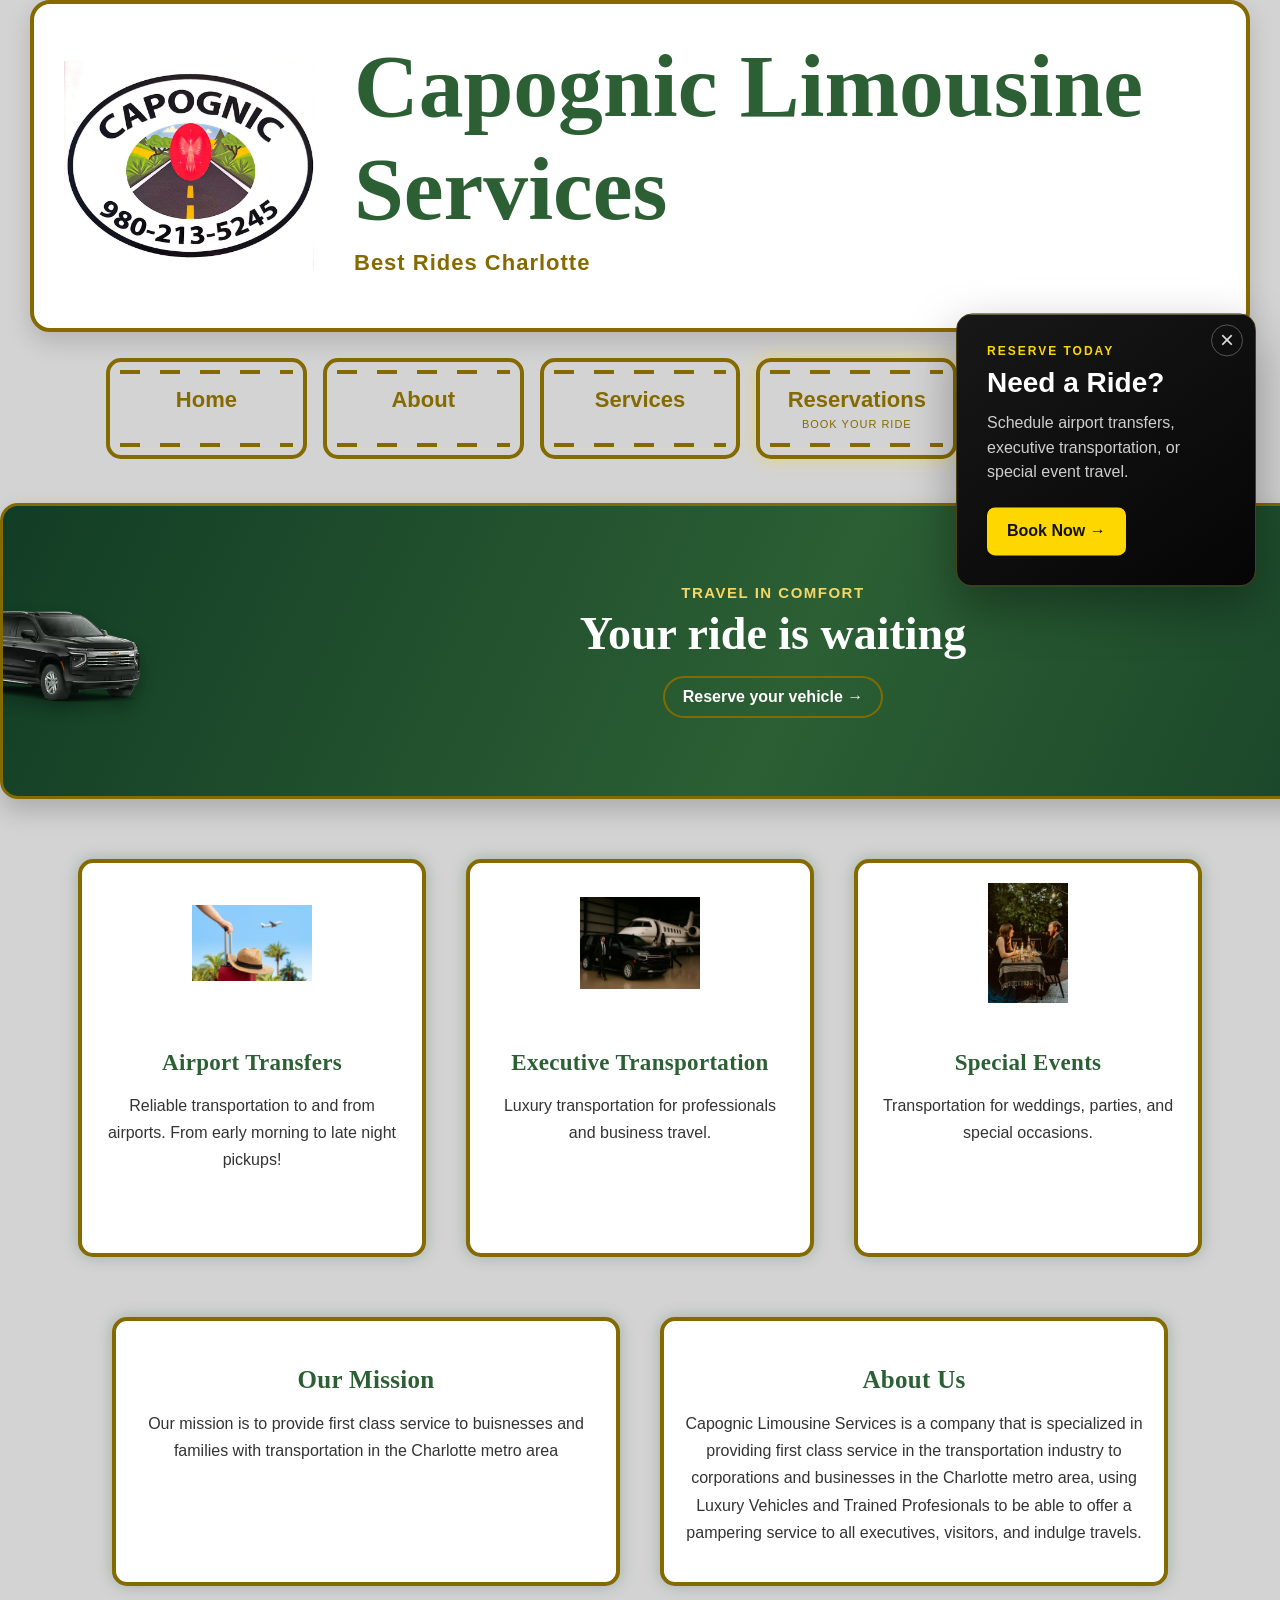
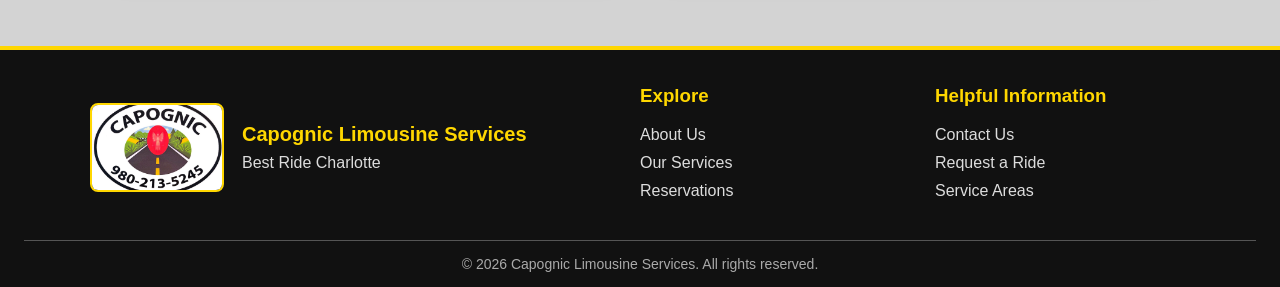
<file: index.html>
<!DOCTYPE html>
<html>

<head>
    <meta charset="UTF-8">
    <meta name="viewport" content="width=device-width, initial-scale=1.0">
    <title>Capognic Limousine Services</title>
    <link rel="stylesheet" href="Styles.css">
</head>


<body>
<section class="hero-banner">

    <img src="Images/Capognic_Logo.jpg"
         alt="Capognic limousine vehicle"
         class="hero-logo">

    <div class="hero-text">
        <h1>Capognic Limousine Services</h1>
        <p>Best Rides Charlotte</p>
    </div>

</section>

<div class="road-nav">
    <div class="road"></div>
    <nav>
        <a href="index.html">Home</a>
        <a href="about.html">About</a>
        <a href="services.html">Services</a>
        <a class="nav-reservation" href="reservations.html"><span>Reservations</span><small>Book your ride</small></a>
        <a href="contact.html">Contact</a>
    </nav>
</div>

<section class="vehicle-spotlight" aria-labelledby="vehicle-spotlight-title">
    <img class="vehicle-spotlight__vehicle vehicle-spotlight__vehicle--left"
         src="Images/Contact_Vehicle.jpg"
         alt="">
    <div class="vehicle-spotlight__content">
        <p>Travel in comfort</p>
        <h2 id="vehicle-spotlight-title">Your ride is waiting</h2>
        <a href="reservations.html">Reserve your vehicle <span aria-hidden="true">&rarr;</span></a>
    </div>
    <img class="vehicle-spotlight__vehicle vehicle-spotlight__vehicle--right"
         src="Images/Contact_Vehicle.jpg"
         alt="">
</section>



<aside class="reservation-cta">
    <button class="reservation-close" aria-label="Close reservation panel">
        ×
    </button>

    <p class="reservation-kicker">Reserve Today</p>

    <h2>Need a Ride?</h2>

    <p>
        Schedule airport transfers, executive transportation,
        or special event travel.
    </p>

    <a class="reservation-button" href="reservations.html">
        Book Now →
    </a>
</aside>

<section class="services-preview">

    <div class="service-box">
        <img src="Images/Airport_Services1.jpg" alt="Capognic airport transportation service">

        <h3>Airport Transfers</h3>

        <p>
            Reliable transportation to and from airports. From early morning to late night pickups!       </p>
    </div>

    <div class="service-box">
        <img src="Images/Executive_Services.jpg" alt="Executive Service">

        <h3>Executive Transportation</h3>

        <p>
            Luxury transportation for professionals and business travel.
        </p>
    </div>

    <div class="service-box">
        <img src="Images/Events_Service.jpg" alt="Events Service">

        <h3>Special Events</h3>

        <p>
            Transportation for weddings, parties, and special occasions.
        </p>
    </div>

</section>

<section class="company-info" aria-label="About Capognic">
    <div class="service-box info-box">
        <h3>Our Mission</h3>
        <p>
           Our mission is to provide first class service to buisnesses and families with transportation in the Charlotte metro area 
        </p>
    </div>

    <div class="service-box info-box">
        <h3>About Us</h3>
        <p>
            Capognic Limousine Services is a company that is specialized in providing first class service in the transportation industry to corporations and businesses in the Charlotte 
                    metro area, using Luxury Vehicles and Trained Profesionals to be able to offer a pampering service to all executives, visitors, and indulge travels.

        </p>
    </div>
</section>

<footer class="site-footer">
    <div class="footer-content">
        <div class="footer-brand">
            <img src="Images/Capognic_Logo.jpg" alt="Capognic limousine vehicle">
            <div>
                <h2>Capognic Limousine Services</h2>
                <p>Best Ride Charlotte</p>
            </div>
        </div>

        <div class="footer-section">
            <h3>Explore</h3>
            <a href="about.html">About Us</a>
            <a href="services.html">Our Services</a>
            <a href="reservations.html">Reservations</a>
        </div>

        <div class="footer-section">
            <h3>Helpful Information</h3>
            <a href="contact.html">Contact Us</a>
            <a href="reservations.html">Request a Ride</a>
            <a href="services.html">Service Areas</a>
        </div>
    </div>

    <p class="footer-bottom">&copy; 2026 Capognic Limousine Services. All rights reserved.</p>
</footer>

<script src="Script.js"></script>
</body>
</html>
</file>
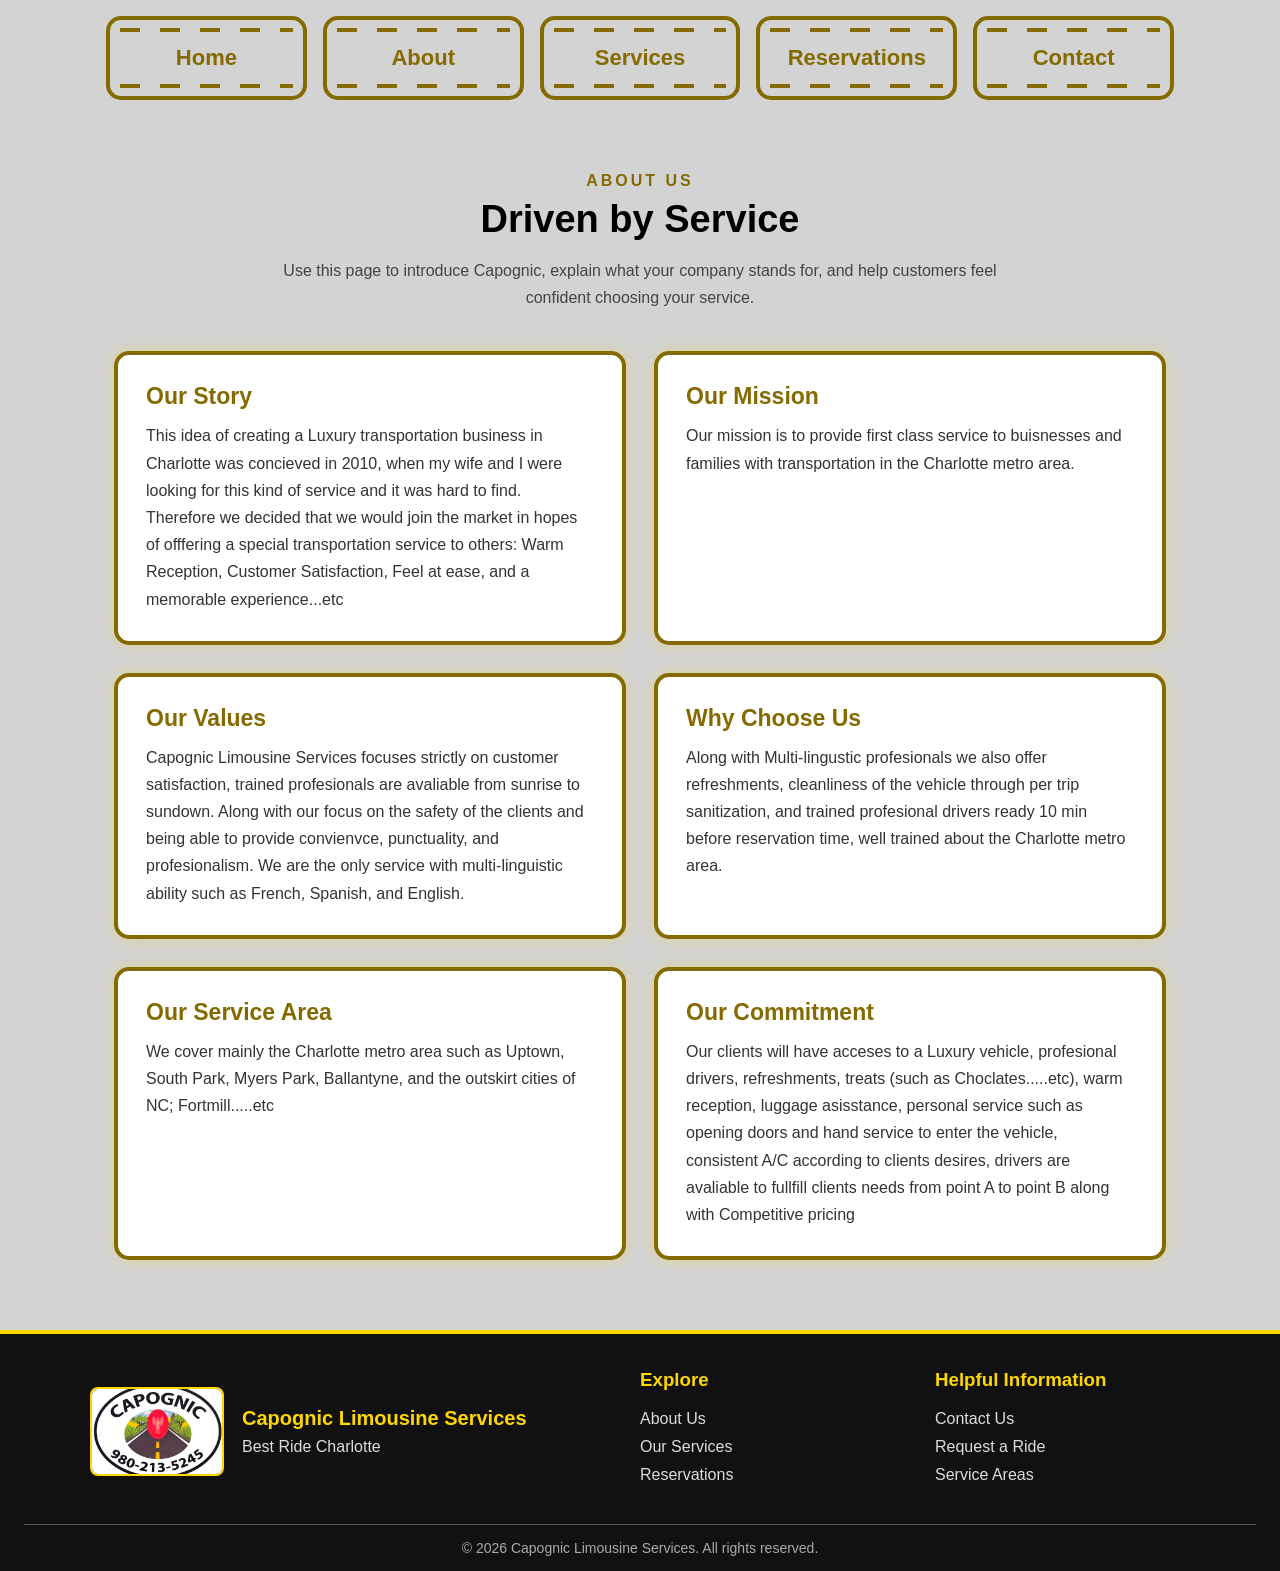
<file: about.html>
<!DOCTYPE html>
<html lang="en">

<head>
    <meta charset="UTF-8">
    <meta name="viewport" content="width=device-width, initial-scale=1.0">
    <title>About Us | Capognic Limousine Services</title>
    <link rel="stylesheet" href="Styles.css">
</head>

<body>
    <header>
        <nav aria-label="Main navigation">
            <a href="index.html">Home</a>
            <a href="about.html" aria-current="page">About</a>
            <a href="services.html">Services</a>
            <a href="reservations.html">Reservations</a>
            <a href="contact.html">Contact</a>
        </nav>
    </header>

    <main class="about-page">
        <section class="about-intro">
            <p class="page-label">About Us</p>
            <h2>Driven by Service</h2>
            <p>
                Use this page to introduce Capognic, explain what your company
                stands for, and help customers feel confident choosing your service.
            </p>
        </section>

        <section class="about-grid" aria-label="Company information">
            <article class="about-card">
                <h3>Our Story</h3>
                <p>
                   This idea of creating a Luxury transportation business in Charlotte was concieved in 2010, when my wife and I were looking for this kind of 
            service and it was hard to find. Therefore we decided that we would join the market in hopes of offfering a special transportation service to others: 
            Warm Reception, Customer Satisfaction, Feel at ease, and a memorable experience...etc
             
                    
                </p>
            </article>

            <article class="about-card">
                <h3>Our Mission</h3>
                <p>
                    Our mission is to provide first class service to buisnesses and families with transportation in the Charlotte metro area. 
                </p>
            </article>

            <article class="about-card">
                <h3>Our Values</h3>
                <p>
                    Capognic Limousine Services focuses strictly on customer satisfaction, trained profesionals are avaliable from sunrise to sundown. Along with our focus on 
                    the safety of the clients and being able to provide convienvce, punctuality, and profesionalism. We are the only service with multi-linguistic ability such as French,
                    Spanish, and English.
                </p>
            </article>

            <article class="about-card">
                <h3>Why Choose Us</h3>
                <p>
                    Along with Multi-lingustic profesionals we also offer refreshments, cleanliness of the vehicle through per trip sanitization, and trained profesional drivers 
                    ready 10 min before reservation time, well trained about the Charlotte metro area.
                </p>
            </article>

            <article class="about-card">
                <h3>Our Service Area</h3>
                <p>
                    We cover mainly the Charlotte metro area such as Uptown, South Park, Myers Park, Ballantyne, and the outskirt cities of NC; Fortmill.....etc 
                </p>
            </article>

            <article class="about-card">
                <h3>Our Commitment</h3>
                <p>
                    Our clients will have acceses to a Luxury vehicle, profesional drivers, refreshments, treats (such as Choclates.....etc), warm reception, luggage asisstance,
                     personal service such as opening doors and hand service to enter the vehicle, consistent A/C according to clients desires, drivers are avaliable to fullfill 
                     clients needs from point A to point B along with Competitive pricing
                </p>
            </article>
        </section>
    </main>

    <footer class="site-footer">
        <div class="footer-content">
            <div class="footer-brand">
                <img src="Images/Capognic_Logo.jpg" alt="Capognic limousine vehicle">
                <div>
                    <h2>Capognic Limousine Services</h2>
                    <p>Best Ride Charlotte</p>
                </div>
            </div>

            <div class="footer-section">
                <h3>Explore</h3>
                <a href="about.html">About Us</a>
                <a href="services.html">Our Services</a>
                <a href="reservations.html">Reservations</a>
            </div>

            <div class="footer-section">
                <h3>Helpful Information</h3>
                <a href="contact.html">Contact Us</a>
                <a href="reservations.html">Request a Ride</a>
                <a href="services.html">Service Areas</a>
            </div>
        </div>

        <p class="footer-bottom">&copy; 2026 Capognic Limousine Services. All rights reserved.</p>
    </footer>
</body>

</html>
</file>
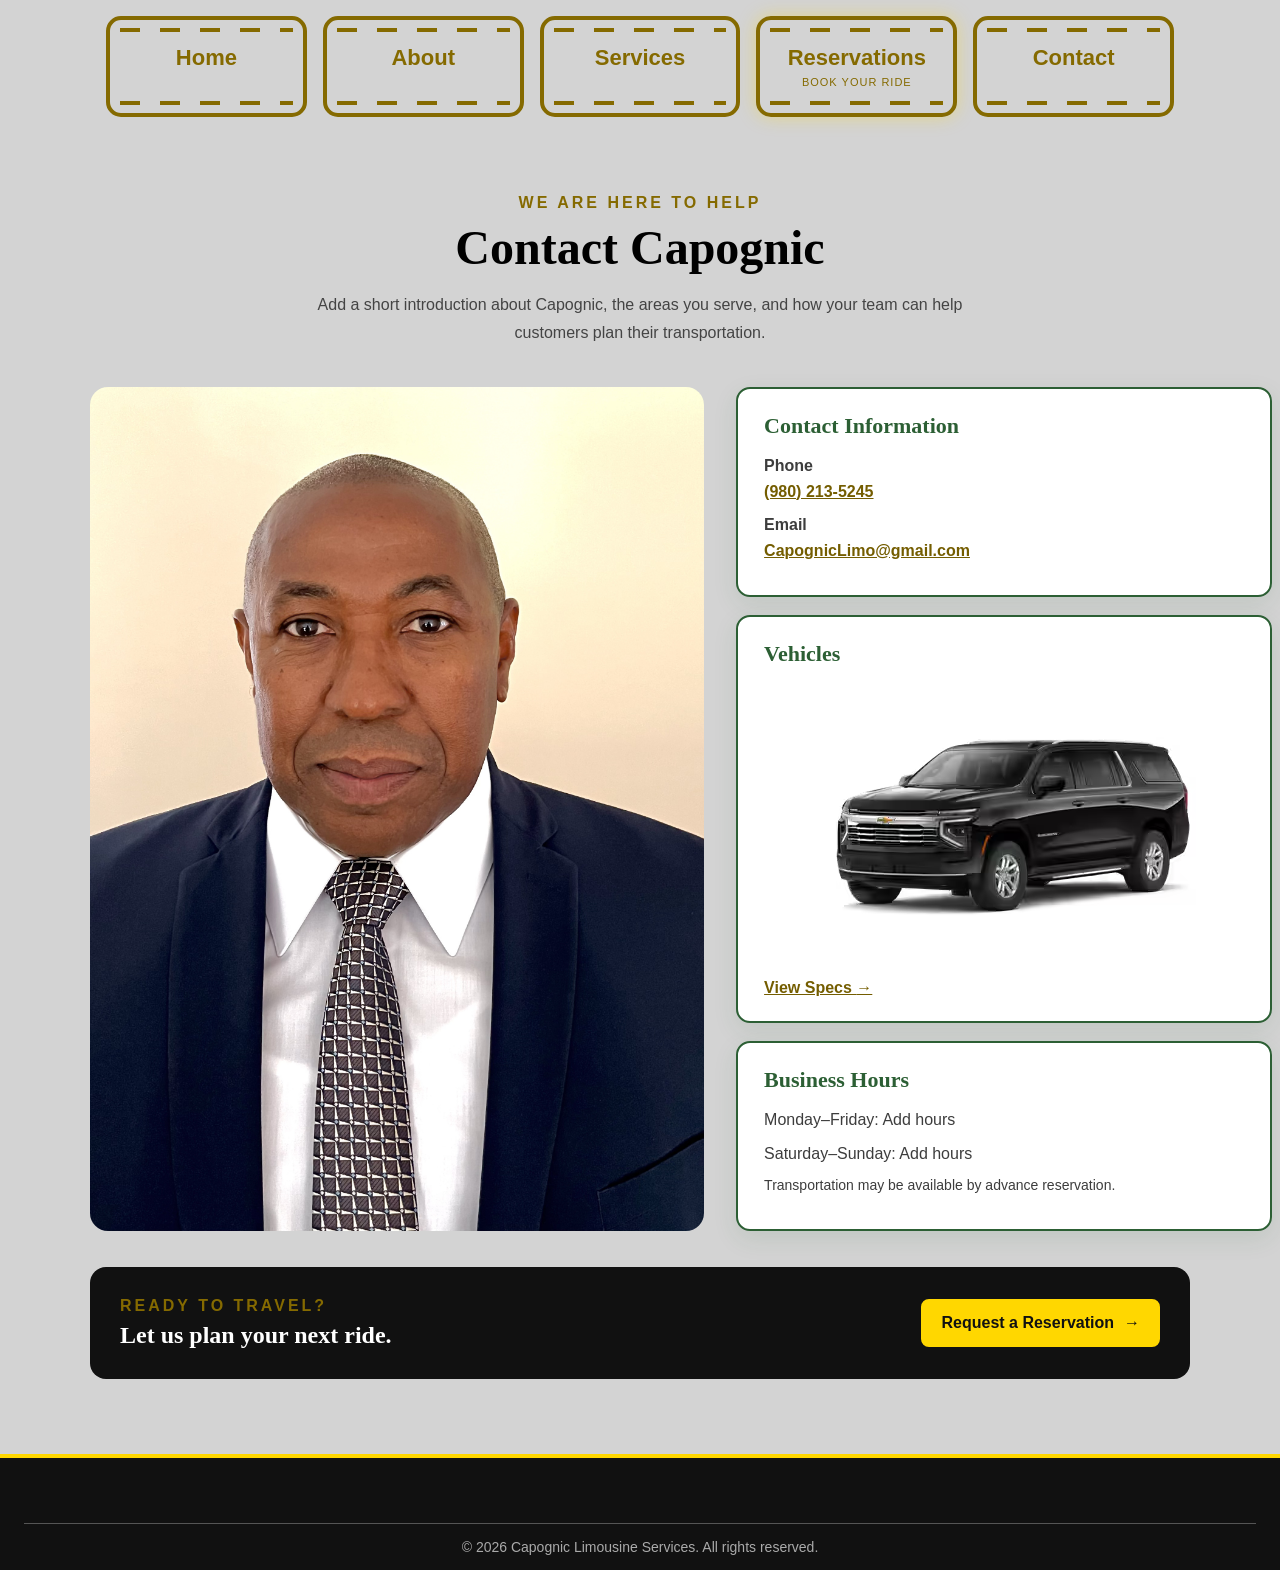
<file: contact.html>
<!DOCTYPE html>
<html lang="en">
<head>
    <meta charset="UTF-8">
    <meta name="viewport" content="width=device-width, initial-scale=1.0">
    <title>Contact Us | Capognic Limousine Services</title>
    <link rel="stylesheet" href="Styles.css">
</head>
<body>
    <nav aria-label="Main navigation">
        <a href="index.html">Home</a>
        <a href="about.html">About</a>
        <a href="services.html">Services</a>
        <a class="nav-reservation" href="reservations.html"><span>Reservations</span><small>Book your ride</small></a>
        <a href="contact.html" aria-current="page">Contact</a>
    </nav>

    <main class="contact-page">
        <header class="contact-intro">
            <p class="page-label">We are here to help</p>
            <h2>Contact Capognic</h2>
            <p>
                <!-- Replace this paragraph with your company or website information. -->
                Add a short introduction about Capognic, the areas you serve, and how your team can help customers plan their transportation.
            </p>
        </header>

        <section class="contact-layout" aria-label="Contact and location information">
            <img src="Images/IMG_1414 (2).jpg" alt="Describe your image">

            <div class="contact-details">
                <article class="contact-card">
                    <h3>Contact Information</h3>
                    <!-- Replace the placeholders below with your real details. -->
                    <p><strong>Phone</strong><br><a href="tel:+19802135245">(980) 213-5245</a></p>
                    <p><strong>Email</strong><br><a href="mailto:CapognicLimo@gmail.com">CapognicLimo@gmail.com</a></p>
                </article>

                <article class="contact-card">
                    <h3>Vehicles</h3>
                    <!-- Replace this placeholder address. -->
                    <address>
                         <img src="Images/Contact_Vehicle.jpg" alt="Contact Vehicle">
                    </address>
                    <!-- Replace # with a Google Maps or Apple Maps link. -->
                    <a class="contact-link" href="https://www.chevrolet.com/shopping/configurator/suvs/2026/suburban/suburban/compare?radius=145&zipCode=28173">View Specs <span aria-hidden="true">&rarr;</span></a>
                </article>

                <article class="contact-card">
                    <h3>Business Hours</h3>
                    <!-- Replace these placeholder hours. -->
                    <p>Monday–Friday: Add hours</p>
                    <p>Saturday–Sunday: Add hours</p>
                    <p class="contact-note">Transportation may be available by advance reservation.</p>
                </article>
            </div>
        </section>

        <section class="contact-cta">
            <div>
                <p class="page-label">Ready to travel?</p>
                <h2>Let us plan your next ride.</h2>
            </div>
            <a class="reservation-button" href="reservations.html">Request a Reservation <span aria-hidden="true">&rarr;</span></a>
        </section>
    </main>

    <footer class="site-footer">
        <p class="footer-bottom">&copy; 2026 Capognic Limousine Services. All rights reserved.</p>
    </footer>
</body>
</html>
</file>
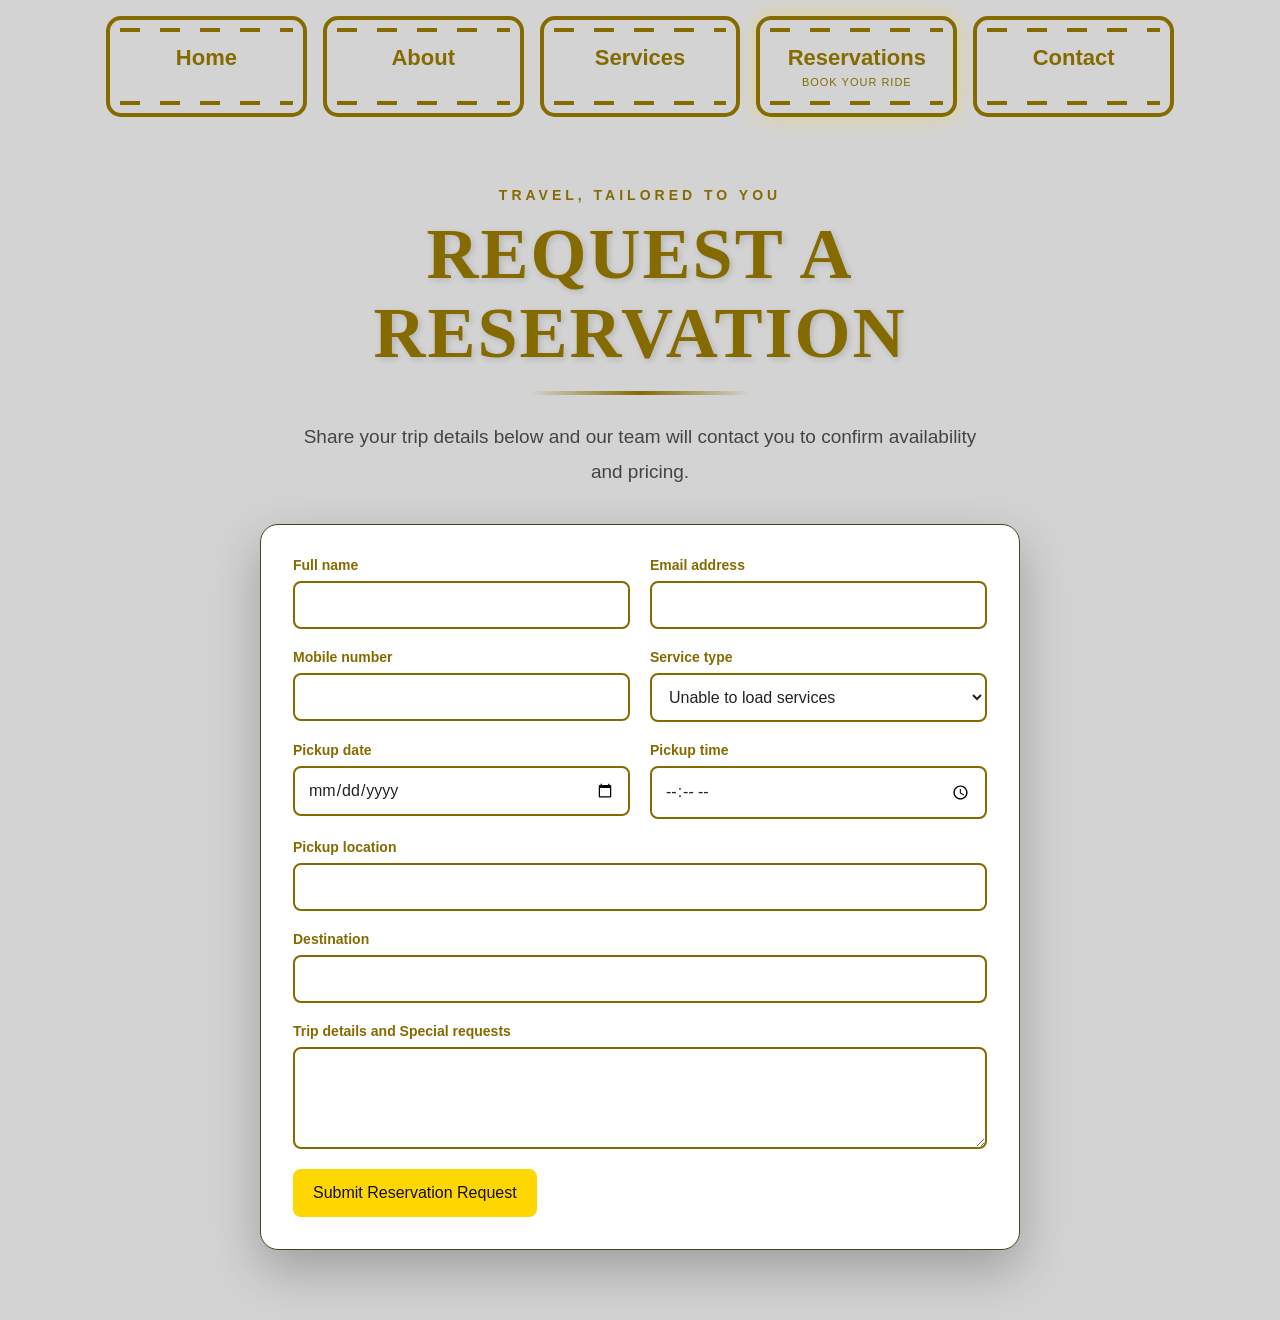
<file: reservations.html>
<!DOCTYPE html>
<html lang="en">
<head>
    <meta charset="UTF-8">
    <meta name="viewport" content="width=device-width, initial-scale=1.0">
    <title>Reservations | Capognic Limousine Services</title>
    <link rel="stylesheet" href="Styles.css">
</head>
<body>
    <nav aria-label="Main navigation">
        <a href="index.html">Home</a>
        <a href="about.html">About</a>
        <a href="services.html">Services</a>
        <a class="nav-reservation" href="reservations.html" aria-current="page"><span>Reservations</span><small>Book your ride</small></a>
        <a href="contact.html">Contact</a>
    </nav>

    <main class="reservation-page">
        <p class="page-label">Travel, tailored to you</p>
        <h2>Request a Reservation</h2>
        <p>Share your trip details below and our team will contact you to confirm availability and pricing.</p>

        <form class="reservation-form" action="#" method="post">
            <div class="form-field"><label for="full-name">Full name</label><input id="full-name" name="full_name" type="text" autocomplete="name" required></div>
            <div class="form-field"><label for="email">Email address</label><input id="email" name="email" type="email" autocomplete="email" required></div>
            <div class="form-field"><label for="phone">Mobile number</label><input id="phone" name="phone" type="tel" autocomplete="tel" required></div>
            <div class="form-field">
                <label for="service">Service type</label>
                <select id="service" name="service" required>
    <option value="">Loading services...</option>
</select>
            </div>
            <div class="form-field"><label for="pickup-date">Pickup date</label><input id="pickup-date" name="pickup_date" type="date" required></div>
            <div class="form-field"><label for="pickup-time">Pickup time</label><input id="pickup-time" name="pickup_time" type="time" required></div>
            <div class="form-field full-width"><label for="pickup-location">Pickup location</label><input id="pickup-location" name="pickup_location" type="text" required></div>
            <div class="form-field full-width"><label for="destination">Destination</label><input id="destination" name="destination" type="text" required></div>
            <div class="form-field full-width"><label for="notes">Trip details and Special requests</label><textarea id="notes" name="notes" rows="4"></textarea></div>
            <div class="full-width"><button class="form-submit" type="submit">Submit Reservation Request</button></div>
        </form>
    </main>
    <!-- Reservation Rules Modal -->
<div id="rulesModal" class="rules-modal">
    <div class="rules-modal-content">
        <h3>Reservation Rules & Important Information</h3>

        <ul>
            <li>Reservation requests are not guaranteed until confirmed by our team.</li>
            <li>Please provide accurate pickup and destination information.</li>
            <li>Additional charges may apply for waiting time, extra stops, or route changes.</li>
            <li>Airport pickups may require flight information.</li>
            <li>Cancellations should be made as early as possible.</li>
            <li>Pricing will be confirmed after review of your request.</li>
        </ul>

        <label class="rules-checkbox">
            <input type="checkbox" id="rulesAccepted">
            I have read and understand the reservation rules.
        </label>

        <div class="rules-buttons">
            <button type="button" id="cancelRules">Cancel</button>
            <button type="button" id="confirmRules">Agree & Submit</button>
        </div>
    </div>
</div>

<style>
.rules-modal{
    display:none;
    position:fixed;
    inset:0;
    background:rgba(0,0,0,.75);
    z-index:9999;
    justify-content:center;
    align-items:center;
}

.rules-modal-content{
    background:#fff;
    width:90%;
    max-width:600px;
    padding:30px;
    border-radius:12px;
    box-shadow:0 10px 30px rgba(0,0,0,.3);
}

.rules-modal-content h3{
    margin-top:0;
}

.rules-modal-content ul{
    padding-left:20px;
    line-height:1.7;
}

.rules-checkbox{
    display:block;
    margin:20px 0;
    font-weight:600;
}

.rules-buttons{
    display:flex;
    gap:10px;
    justify-content:flex-end;
}

.rules-buttons button{
    padding:12px 20px;
    border:none;
    cursor:pointer;
    border-radius:6px;
}

#cancelRules{
    background:#777;
    color:white;
}

#confirmRules{
    background:#000;
    color:white;
}
</style>

<script>
document.addEventListener("DOMContentLoaded", function () {
    const serviceSelect = document.getElementById("service");
fetch("https://capognic-reservation-api.cbelle056.workers.dev/services")
    .then(response => {
        if (!response.ok) {
            throw new Error("Could not load services");
        }

        return response.json();
    })
    .then(data => {
        console.log("Services received:", data);

        serviceSelect.innerHTML =
            '<option value="">Choose a service</option>';

        data.objects.forEach(item => {
    const serviceName = item.name;

    if (serviceName) {
        const option = document.createElement("option");

        option.value = serviceName;
        option.textContent = serviceName;

        option.dataset.serviceVariationId = item.serviceVariationId;
        option.dataset.serviceVariationVersion = item.serviceVariationVersion;

        serviceSelect.appendChild(option);
    }
});
    })
    .catch(error => {
        console.error("Service loading error:", error);

        serviceSelect.innerHTML =
            '<option value="">Unable to load services</option>';
    });

    const form = document.querySelector(".reservation-form");
    const modal = document.getElementById("rulesModal");
    const confirmBtn = document.getElementById("confirmRules");
    const cancelBtn = document.getElementById("cancelRules");
    const accepted = document.getElementById("rulesAccepted");

    form.addEventListener("submit", function (event) {
        event.preventDefault();
        modal.style.display = "flex";
    });

    cancelBtn.addEventListener("click", function(){
        modal.style.display = "none";
    });

    confirmBtn.addEventListener("click", function(){

    if(!accepted.checked){
        alert("Please acknowledge the reservation rules before continuing.");
        return;
    }

    modal.style.display = "none";

    const selectedService =
        serviceSelect.options[serviceSelect.selectedIndex];

    fetch("https://capognic-reservation-api.cbelle056.workers.dev/create-booking", {
        method: "POST",
        headers: {
            "Content-Type": "application/json"
        },
        body: JSON.stringify({
            full_name: document.getElementById("full-name").value,
            email: document.getElementById("email").value,
            phone: document.getElementById("phone").value,
            service: document.getElementById("service").value,
            pickup_date: document.getElementById("pickup-date").value,
            pickup_time: document.getElementById("pickup-time").value,
            pickup_location: document.getElementById("pickup-location").value,
            destination: document.getElementById("destination").value,
            notes: document.getElementById("notes").value,

            serviceVariationId: selectedService.dataset.serviceVariationId,
            serviceVariationVersion: selectedService.dataset.serviceVariationVersion
        })
    })
    .then(async response => {
    const data = await response.json();

    console.log("Full reservation response:", data);

    if (!response.ok) {
        console.error("Full reservation error:", data);
        throw new Error(data.error || data.message || "Could not submit reservation");
    }

    return data;
})
.then(data => {
    if (data.success) {
        alert("Your reservation request has been submitted successfully!");
        form.reset();
    } else {
        console.error("Reservation was not successful:", data);
        alert("There was a problem submitting your reservation.");
    }
})
.catch(error => {
    console.error("Reservation submission error:", error);
});
    });
});
</script>
</body>
</html>
</file>
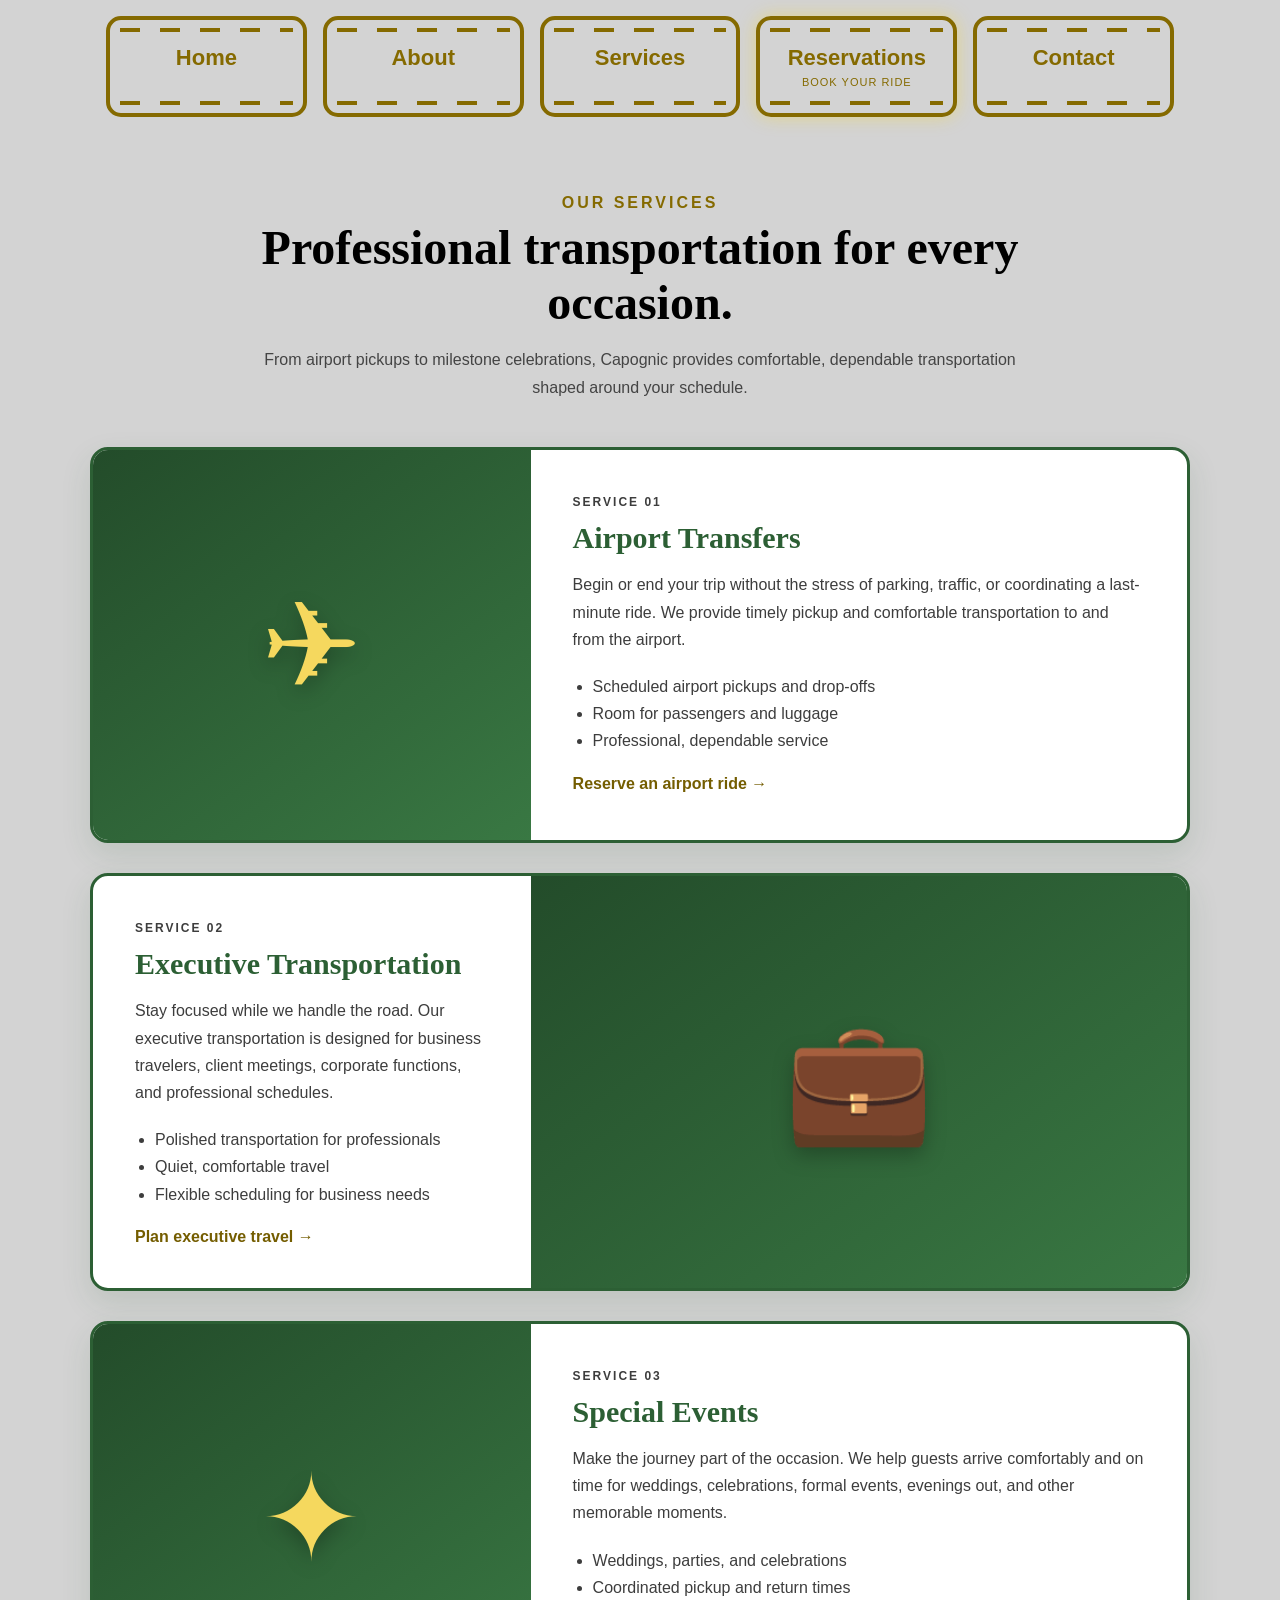
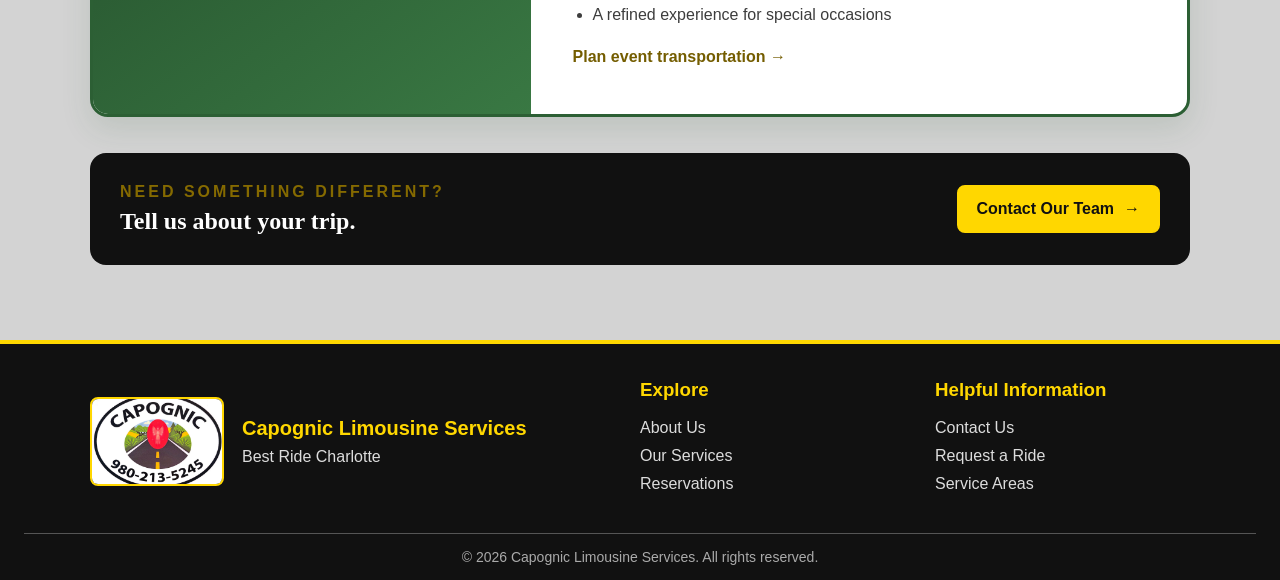
<file: services.html>
<!DOCTYPE html>
<html lang="en">
<head>
    <meta charset="UTF-8">
    <meta name="viewport" content="width=device-width, initial-scale=1.0">
    <title>Our Services | Capognic Limousine Services</title>
    <link rel="stylesheet" href="Styles.css">
</head>
<body>
    <header>
        <nav aria-label="Main navigation">
            <a href="index.html">Home</a>
            <a href="about.html">About</a>
            <a href="services.html" aria-current="page">Services</a>
            <a class="nav-reservation" href="reservations.html"><span>Reservations</span><small>Book your ride</small></a>
            <a href="contact.html">Contact</a>
        </nav>
    </header>

    <main class="services-page">
        <header class="services-intro">
            <p class="page-label">Our Services</p>
            <h2>Professional transportation for every occasion.</h2>
            <p>From airport pickups to milestone celebrations, Capognic provides comfortable, dependable transportation shaped around your schedule.</p>
        </header>

        <section class="services-expanded" aria-label="Transportation services">
            <article class="expanded-service-card">
                <div class="service-visual" aria-hidden="true"><span>&#9992;</span></div>
                <div class="service-content">
                    <p class="service-number">Service 01</p>
                    <h3>Airport Transfers</h3>
                    <p>Begin or end your trip without the stress of parking, traffic, or coordinating a last-minute ride. We provide timely pickup and comfortable transportation to and from the airport.</p>
                    <ul>
                        <li>Scheduled airport pickups and drop-offs</li>
                        <li>Room for passengers and luggage</li>
                        <li>Professional, dependable service</li>
                    </ul>
                    <a class="service-card-link" href="reservations.html">Reserve an airport ride <span aria-hidden="true">&rarr;</span></a>
                </div>
            </article>

            <article class="expanded-service-card service-card-reverse">
                <div class="service-visual" aria-hidden="true"><span>&#128188;</span></div>
                <div class="service-content">
                    <p class="service-number">Service 02</p>
                    <h3>Executive Transportation</h3>
                    <p>Stay focused while we handle the road. Our executive transportation is designed for business travelers, client meetings, corporate functions, and professional schedules.</p>
                    <ul>
                        <li>Polished transportation for professionals</li>
                        <li>Quiet, comfortable travel</li>
                        <li>Flexible scheduling for business needs</li>
                    </ul>
                    <a class="service-card-link" href="reservations.html">Plan executive travel <span aria-hidden="true">&rarr;</span></a>
                </div>
            </article>

            <article class="expanded-service-card">
                <div class="service-visual" aria-hidden="true"><span>&#10022;</span></div>
                <div class="service-content">
                    <p class="service-number">Service 03</p>
                    <h3>Special Events</h3>
                    <p>Make the journey part of the occasion. We help guests arrive comfortably and on time for weddings, celebrations, formal events, evenings out, and other memorable moments.</p>
                    <ul>
                        <li>Weddings, parties, and celebrations</li>
                        <li>Coordinated pickup and return times</li>
                        <li>A refined experience for special occasions</li>
                    </ul>
                    <a class="service-card-link" href="reservations.html">Plan event transportation <span aria-hidden="true">&rarr;</span></a>
                </div>
            </article>
        </section>

        <section class="services-bottom-cta">
            <div><p class="page-label">Need something different?</p><h2>Tell us about your trip.</h2></div>
            <a class="reservation-button" href="contact.html">Contact Our Team <span aria-hidden="true">&rarr;</span></a>
        </section>
    </main>

    <footer class="site-footer">
        <div class="footer-content">
            <div class="footer-brand"><img src="Images/Capognic_Logo.jpg" alt="Capognic limousine vehicle"><div><h2>Capognic Limousine Services</h2><p>Best Ride Charlotte</p></div></div>
            <div class="footer-section"><h3>Explore</h3><a href="about.html">About Us</a><a href="services.html">Our Services</a><a href="reservations.html">Reservations</a></div>
            <div class="footer-section"><h3>Helpful Information</h3><a href="contact.html">Contact Us</a><a href="reservations.html">Request a Ride</a><a href="services.html">Service Areas</a></div>
        </div>
        <p class="footer-bottom">&copy; 2026 Capognic Limousine Services. All rights reserved.</p>
    </footer>
</body>
</html>
</file>
<file: Styles.css>
/* ===================================================================
   CAPOGNIC STYLESHEET
   ===================================================================
   01. ROOT VARIABLES
   02. GLOBAL PAGE
   03. TOP NAVIGATION
   04. RESERVATION NAVIGATION BUTTON
   05. SITE LOGO
   06. SIDE RESERVATION PANEL
   07. SHARED BUTTONS
   08. HERO BANNER
   09. HOME PAGE
    09A. Service Preview
    09B. Company Information
   10. RESERVATION FORM PAGE
   11. SERVICES PAGE
    11A. Intro
    11B. Service Cards
    11C. Visual Area
    11D. Content
    11E. Links
    11F. CTA
   12. ABOUT PAGE
   13. CONTACT PAGE
   14. FOOTER
   15. MOBILE / RESPONSIVE

   =================================================================== */


/* ===================================================================
   01. ROOT VARIABLES
   =================================================================== */

:root {
    --primary-gold: #856A00;
    --primary-green: #2C5F34;
    --page-blue: #D3D3D3;

    --dark-bg: #111;
    --dark-card: #222;
    --white: #ffffff;

    --text-dark: #333;
    --text-light: #ddd;

    --shadow-gold: rgba(255, 215, 0, 0.35);
    --shadow-green: rgba(44, 95, 52, 0.30);
}


/* ===================================================================
   02. GLOBAL PAGE STYLES
   =================================================================== */

body {
    display: flex;
    flex-direction: column;
    min-height: 100vh;

    margin: 0;

    font-family: sans-serif;
    text-align: center;

    background-color: var(--page-blue);
}


/* ===================================================================
   03. TOP NAVIGATION
   =================================================================== */

nav {
    display: flex;
    justify-content: center;
    flex-wrap: wrap;

    gap: 16px;

    width: 100%;
    max-width: 1100px;

    margin: 0 auto;
    padding: 16px;

    box-sizing: border-box;
}

nav a {
    position: relative;
    display: inline-block;
    flex: 1 1 140px;

    max-width: 180px;

    padding: 25px;

    border: 4px solid var(--primary-gold);
    border-radius: 15px;

    background-color: ;
    color: var(--primary-gold);

    text-align: center;
    text-decoration: none;
    font-size: 22px;
    font-weight: bold;

    transition:
        transform 0.25s ease,
        box-shadow 0.25s ease,
        background-color 0.25s ease;
}

nav a:hover {
    transform: translateY(-6px) scale(1.04);

    background-color: #333;

    box-shadow:
        0 8px 18px rgba(255, 215, 0, 0.45);
}

nav a:focus-visible {
    transform: translateY(-6px) scale(1.04);

    outline: 3px solid white;
    outline-offset: 3px;

    box-shadow:
        0 8px 18px rgba(255, 215, 0, 0.45);
}

/* Decorative top stripe */

nav a::before {
    content: "";

    position: absolute;
    top: 8px;
    left: 10px;
    right: 10px;

    height: 4px;

    background:
        repeating-linear-gradient(
            to right,
            var(--primary-gold) 0,
            var(--primary-gold) 20px,
            transparent 20px,
            transparent 40px
        );
}

/* Decorative bottom stripe */

nav a::after {
    content: "";

    position: absolute;
    bottom: 8px;
    left: 10px;
    right: 10px;

    height: 4px;

    background:
        repeating-linear-gradient(
            to right,
            var(--primary-gold) 0,
            var(--primary-gold) 20px,
            transparent 20px,
            transparent 40px
        );
}


/* ===================================================================
   04. RESERVATION NAVIGATION BUTTON
   =================================================================== */

nav .nav-reservation {
    border-color: var(--primary-gold);

    background:
        linear-gradient(
            145deg,
            
        );

    box-shadow:
        0 0 18px var(--shadow-gold);
}

.nav-reservation span,
.nav-reservation small {
    display: block;
}

.nav-reservation small {
    margin-top: 5px;

    color: var(--primary-gold);

    font-size: 11px;
    font-weight: normal;
    letter-spacing: 1px;
    text-transform: uppercase;
}


/* ===================================================================
   05. SITE LOGO
   =================================================================== */

.logo {
    position: relative;

    padding: 20px;

    color: var(--primary-gold);

    text-align: center;
    font-size: 60px;
    letter-spacing: 8px;

    background: transparent;
    border: none;

    text-shadow:
        3px 3px 5px rgba(255, 215, 0, 0.5);
}

.logo::after {
    content: "";

    position: absolute;
    left: 50%;
    bottom: 7px;

    width: min(380px, 70%);
    height: 3px;

    border-radius: 50%;

    background:
        linear-gradient(
            90deg,
            transparent 0%,
            rgba(255, 215, 0, 0.3) 15%,
            var(--primary-gold) 50%,
            rgba(255, 215, 0, 0.3) 85%,
            transparent 100%
        );

    box-shadow:
        0 2px 8px rgba(255, 215, 0, 0.55);

    transform: translateX(-50%);
}


/* ===================================================================
   06. SIDE RESERVATION PANEL
   =================================================================== */

.reservation-cta {
    position: fixed;
    top: 50%;
    right: 24px;
    z-index: 10;

    width: min(300px, calc(100vw - 48px));

    padding: 30px;

    border: 1px solid #4b4018;
    border-radius: 16px;

    background:
        linear-gradient(
            145deg,
            #181818,
            #050505
        );

    color: white;
    text-align: left;

    box-sizing: border-box;

    box-shadow:
        0 20px 50px rgba(0, 0, 0, 0.35);

    transform: translateY(-50%);
}

.reservation-cta.is-dismissed {
    display: none;
}

.reservation-close {
    position: absolute;
    top: 10px;
    right: 12px;

    width: 32px;
    height: 32px;

    padding: 0;

    border: 1px solid #555;
    border-radius: 50%;

    background: transparent;
    color: var(--text-light);

    font-size: 24px;
    line-height: 1;

    cursor: pointer;

    transition:
        border-color 0.2s ease,
        color 0.2s ease,
        transform 0.2s ease;
}

.reservation-close:hover,
.reservation-close:focus-visible {
    border-color: gold;
    color: gold;

    outline: none;

    transform: rotate(90deg);
}

.reservation-kicker {
    margin: 0 0 10px;

    color: gold;

    font-size: 12px;
    font-weight: bold;
    letter-spacing: 2px;
    text-transform: uppercase;
}

.reservation-cta h2 {
    margin: 0 0 12px;

    font-size: 28px;
    line-height: 1.1;
}

.reservation-cta > p:not(.reservation-kicker) {
    margin: 0 0 22px;

    color: #cfcfcf;
    line-height: 1.55;
}

/* ===================================================================
   07. SHARED BUTTONS
   =================================================================== */

.reservation-button,
.form-submit {
    display: inline-flex;
    align-items: center;
    justify-content: center;

    gap: 10px;

    padding: 13px 18px;

    border: 2px solid gold;
    border-radius: 8px;

    background: gold;
    color: #111;

    font-weight: bold;
    text-decoration: none;

    transition:
        background-color 0.2s ease,
        color 0.2s ease,
        transform 0.2s ease;
}

.reservation-button:hover,
.reservation-button:focus-visible,
.form-submit:hover,
.form-submit:focus-visible {
    background: transparent;
    color: gold;

    transform: translateY(-2px);
}

.form-submit {
    cursor: pointer;
    font: inherit;
}


/* ===================================================================
   08. HERO BANNER
   =================================================================== */

.hero-banner {
    display: flex;
    align-items: center;
    justify-content: center;

    gap: 40px;

    width: 90%;
    max-width: 1200px;

    margin: 0 auto 10px;
    padding: 30px;

    border: 4px solid var(--primary-gold);
    border-radius: 20px;

    background: white;

    box-shadow:
        0 10px 25px rgba(0, 0, 0, 0.15);
}

.hero-logo {
    width: 250px;
    height: auto;

    object-fit: contain;
}

.hero-text {
    text-align: left;
}

.hero-text h1 {
    margin: 0;

    color: var(--primary-green);

    font-family: Georgia, "Times New Roman", serif;
    font-size: clamp(52px, 7vw, 90px);
}

.hero-text p {
    margin-top: 10px;

    color: var(--primary-gold);

    font-size: 22px;
    font-weight: bold;
    letter-spacing: 1px;
}

.road-nav {
    margin-top: 0;
}


/* ===================================================================
   09. HOME PAGE
   =================================================================== */

/* -------------------------------------------------------------------
   09A. VEHICLE SPOTLIGHT
   ------------------------------------------------------------------- */

.vehicle-spotlight {
    --vehicle-size: 250px;

    position: relative;
    display: flex;
    align-items: center;
    justify-content: center;
    isolation: isolate;
    overflow: hidden;

    width: min(1120px, 90%);
    min-height: 230px;
    margin: 28px auto 0;
    padding: 30px 210px;

    border: 3px solid var(--primary-gold);
    border-radius: 18px;
    background: linear-gradient(115deg, #123d25, #2c5f34 52%, #123d25);
    box-shadow: 0 12px 24px rgba(0, 0, 0, 0.18);
}

.vehicle-spotlight__content {
    position: relative;
    z-index: 1;
    text-align: center;
}

.vehicle-spotlight__content p {
    margin: 0 0 6px;
    color: #f5d769;
    font-size: 15px;
    font-weight: bold;
    letter-spacing: 1.5px;
    text-transform: uppercase;
}

.vehicle-spotlight__content h2 {
    margin: 0 0 16px;
    color: white;
    font-family: Georgia, "Times New Roman", serif;
    font-size: clamp(28px, 4vw, 46px);
}

.vehicle-spotlight__content a {
    display: inline-block;
    padding: 10px 18px;
    border: 2px solid var(--primary-gold);
    border-radius: 999px;
    color: white;
    font-weight: bold;
    text-decoration: none;
    transition: background-color 0.2s ease, color 0.2s ease;
}

.vehicle-spotlight__content a:hover,
.vehicle-spotlight__content a:focus-visible {
    background: var(--primary-gold);
    color: var(--primary-green);
}

.vehicle-spotlight__vehicle {
    position: absolute;
    top: 50%;
    width: var(--vehicle-size);
    max-height: 185px;
    object-fit: contain;
    opacity: 0.9;
    filter: drop-shadow(0 8px 8px rgba(0, 0, 0, 0.35));
    pointer-events: none;
}

.vehicle-spotlight__vehicle--left {
    left: calc(var(--vehicle-size) * -0.3);
    transform: translateY(-50%) scaleX(-1);
    animation: vehicle-glide-left 4.5s ease-in-out infinite alternate;
}

.vehicle-spotlight__vehicle--right {
    right: calc(var(--vehicle-size) * -0.3);
    transform: translateY(-50%);
    animation: vehicle-glide-right 4.5s ease-in-out infinite alternate;
}

@keyframes vehicle-glide-left {
    from { left: calc(var(--vehicle-size) * -0.3); }
    to { left: calc(50% - var(--vehicle-size)); }
}

@keyframes vehicle-glide-right {
    from { right: calc(var(--vehicle-size) * -0.3); }
    to { right: calc(50% - var(--vehicle-size)); }
}

@media (prefers-reduced-motion: reduce) {
    .vehicle-spotlight__vehicle {
        animation: none;
    }
}


/* -------------------------------------------------------------------
   09B. SERVICE PREVIEW SECTION
   ------------------------------------------------------------------- */

.services-preview {
    display: flex;
    justify-content: center;

    gap: 40px;

    padding: 60px;
}

.service-box {
    width: 300px;
    min-height: 350px;

    padding: 20px;

    border: 4px solid #856A00;
    border-radius: 15px;

    background: white;

    text-align: center;

    box-shadow:
        0 0 15px rgba(44, 95, 52, 0.3);

    transition:
        transform 0.3s ease,
        box-shadow 0.3s ease;
}

.service-box:hover {
    transform: translateY(-10px);
}

.service-box img {
    width: 120px;
    height: 120px;

    margin-bottom: 20px;

    object-fit: contain;
}

.service-box h3 {
    margin-bottom: 15px;

    color: var(--primary-green);

    font-family: Georgia, "Times New Roman", serif;
    font-size: 23px;

    letter-spacing: 0.3px;
}

.service-box p {
    color: var(--text-dark);

    font-size: 16px;
    line-height: 1.7;
}


/* -------------------------------------------------------------------
   09B. COMPANY INFORMATION SECTION
   ------------------------------------------------------------------- */

.company-info {
    display: flex;
    justify-content: center;

    gap: 40px;

    padding: 0 60px 60px;
}

.info-box {
    width: 460px;
    min-height: 180px;

    padding: 20px;

    border: 4px solid #856A00;
    border-radius: 15px;

    background: white;

    box-shadow:
        0 0 15px rgba(44, 95, 52, 0.3);
}

.info-box h3 {
    color: var(--primary-green);

    font-family: Georgia, "Times New Roman", serif;
    font-size: 25px;

    letter-spacing: 0.3px;
}

.info-box p {
    color: var(--text-dark);

    font-size: 16px;
    line-height: 1.7;
}

/* ===================================================================
   10. RESERVATION FORM PAGE
   =================================================================== */
/* ==========================================================
   RESERVATION PAGE HEADING
   ========================================================== */

.reservation-page .page-label {
    margin-bottom: 12px;

    color: var(--primary-gold);

    font-size: 14px;
    font-weight: bold;

    letter-spacing: 4px;
    text-transform: uppercase;
}

.reservation-page h2 {
    margin: 0 0 18px;

    color: var(--primary-gold);

    font-family: Georgia, "Times New Roman", serif;
    font-size: clamp(46px, 6vw, 72px);
    font-weight: bold;

    letter-spacing: 2px;
    text-transform: uppercase;

    line-height: 1.1;

    text-shadow:
        2px 2px 6px rgba(0, 0, 0, 0.15);
}

.reservation-page h2::after {
    content: "";

    display: block;

    width: 220px;
    height: 4px;

    margin: 18px auto 0;

    border-radius: 999px;

    background:
        linear-gradient(
            90deg,
            transparent,
            var(--primary-gold),
            transparent
        );
}

.reservation-page > p:not(.page-label) {
    max-width: 700px;

    margin: 25px auto 35px;

    color: #444;

    font-size: 19px;
    line-height: 1.8;
}

.reservation-page {
    width: min(760px, calc(100% - 30px));

    margin: 40px auto 70px;
}

.reservation-form {
    display: grid;
    grid-template-columns: repeat(2, minmax(0, 1fr));

    gap: 20px;

    padding: 32px;

    border: 1px solid #4b4018;
    border-radius: 18px;

    background: white;
    color: #222;

    text-align: left;

    box-shadow:
        0 20px 50px rgba(0, 0, 0, 0.25);
}

.form-field {
    display: flex;
    flex-direction: column;

    gap: 8px;
}

.form-field.full-width {
    grid-column: 1 / -1;
}

.form-field label {
    color: var(--primary-gold);

    font-size: 14px;
    font-weight: bold;
}

/* Reservation Form Inputs */

.form-field input,
.form-field select,
.form-field textarea {
    padding: 13px;

    border: 2px solid var(--primary-gold);
    border-radius: 8px;

    background: #ffffff;
    color: #222;

    font: inherit;

    transition:
        border-color 0.25s ease,
        box-shadow 0.25s ease;
}

.form-field input::placeholder,
.form-field textarea::placeholder {
    color: #777;
    opacity: 1;
}

.form-field input:focus,
.form-field select:focus,
.form-field textarea:focus {
    border-color: var(--primary-gold);

    background: #ffffff;

    outline: none;

    box-shadow:
        0 0 0 3px rgba(133, 106, 0, 0.15);
}

/* ==========================================================
   RESERVATION RULES MODAL
   ========================================================== */

.rules-modal {
    display: none;
    position: fixed;
    inset: 0;
    z-index: 9999;

    justify-content: center;
    align-items: center;

    background: rgba(0, 0, 0, 0.6);
}

.rules-modal-content {
    width: min(650px, calc(100% - 40px));

    padding: 32px;

    border: 1px solid #4b4018;
    border-radius: 18px;

    background: white;
    color: #222;

    text-align: left;

    box-shadow:
        0 20px 50px rgba(0, 0, 0, 0.25);
}

.rules-modal-content h3 {
    margin-top: 0;
    margin-bottom: 12px;

    color: var(--primary-gold);

    font-family: Georgia, "Times New Roman", serif;
    font-size: 32px;
}

.rules-modal-content p {
    color: #444;
    line-height: 1.6;
}

.rules-modal-content ul {
    margin: 20px 0;
    padding-left: 22px;
}

.rules-modal-content li {
    margin-bottom: 10px;
    line-height: 1.6;
}

.rules-checkbox {
    display: flex;
    gap: 10px;

    margin-top: 25px;
    margin-bottom: 25px;

    font-weight: bold;
}

.rules-checkbox input {
    accent-color: var(--primary-gold);
}

.rules-buttons {
    display: flex;
    justify-content: flex-end;
    gap: 12px;
}

.rules-buttons button {
    padding: 13px 18px;

    border-radius: 8px;

    font: inherit;
    font-weight: bold;

    cursor: pointer;

    transition: all 0.2s ease;
}

#cancelRules {
    border: 2px solid #888;
    background: white;
    color: #555;
}

#cancelRules:hover {
    background: #f5f5f5;
}

#confirmRules {
    border: 2px solid gold;
    background: gold;
    color: #111;
}

#confirmRules:hover {
    background: transparent;
    color: gold;
}

@media (max-width: 600px) {

    .rules-modal-content {
        padding: 24px;
    }

    .rules-buttons {
        flex-direction: column;
    }

    .rules-buttons button {
        width: 100%;
    }
}

/* ===================================================================
   11. SERVICES PAGE
   =================================================================== */

.services-page {
    width: min(1100px, calc(100% - 40px));

    margin: 45px auto 75px;
}


/* -------------------------------------------------------------------
   11A. Services Introduction
   ------------------------------------------------------------------- */

.services-intro {
    max-width: 760px;

    margin: 0 auto 45px;
}

.services-intro h2 {
    margin: 0 0 16px;

    font-family: Georgia, "Times New Roman", serif;
    font-size: clamp(32px, 5vw, 48px);
}

.services-intro > p:last-child {
    color: #444;
    line-height: 1.75;
}


/* -------------------------------------------------------------------
   11B. Expanded Service Cards
   ------------------------------------------------------------------- */

.services-expanded {
    display: grid;
    gap: 30px;
}

.expanded-service-card {
    display: grid;
    grid-template-columns:
        minmax(260px, 0.8fr)
        minmax(0, 1.2fr);

    min-height: 390px;

    overflow: hidden;

    border: 3px solid var(--primary-green);
    border-radius: 18px;

    background: white;

    box-shadow:
        0 12px 30px rgba(44, 95, 52, 0.13);
}

.service-card-reverse .service-visual {
    grid-column: 2;
}

.service-card-reverse .service-content {
    grid-column: 1;
    grid-row: 1;
}


/* -------------------------------------------------------------------
   11C. Service Visual Area
   ------------------------------------------------------------------- */

.service-visual {
    display: flex;
    align-items: center;
    justify-content: center;

    background:
        linear-gradient(
            145deg,
            #234c2a,
            #397843
        );

    color: #f5d85e;
}

.service-visual span {
    font-size: clamp(72px, 10vw, 120px);

    filter:
        drop-shadow(
            0 8px 10px rgba(0, 0, 0, 0.25)
        );
}


/* -------------------------------------------------------------------
   11D. Service Content
   ------------------------------------------------------------------- */

.service-content {
    padding: 42px;

    text-align: left;
}

.service-number {
    margin: 0 0 9px;

    color: var(--primary-gold);

    font-size: 12px;
    font-weight: bold;

    letter-spacing: 2px;
    text-transform: uppercase;
}

.service-content h3 {
    margin: 0 0 16px;

    color: var(--primary-green);

    font-family: Georgia, "Times New Roman", serif;
    font-size: 30px;
}

.service-content p,
.service-content li {
    color: #3d3d3d;

    line-height: 1.7;
}

.service-content ul {
    margin: 20px 0;
    padding-left: 20px;
}


/* -------------------------------------------------------------------
   11E. Service Links
   ------------------------------------------------------------------- */

.service-card-link {
    color: #745d00;

    font-weight: bold;
    text-decoration: none;
}

.service-card-link:hover,
.service-card-link:focus-visible {
    text-decoration: underline;
}


/* -------------------------------------------------------------------
   11F. Services Bottom CTA
   ------------------------------------------------------------------- */

.services-bottom-cta {
    display: flex;
    align-items: center;
    justify-content: space-between;

    gap: 24px;

    margin-top: 36px;
    padding: 30px;

    border-radius: 16px;

    background: #111;
    color: white;

    text-align: left;
}

.services-bottom-cta .page-label,
.services-bottom-cta h2 {
    margin: 0;
}

.services-bottom-cta h2 {
    margin-top: 7px;

    font-family: Georgia, "Times New Roman", serif;
}


/* ===================================================================
   12. ABOUT PAGE
   =================================================================== */

.about-page {
    width: 100%;
    max-width: 1100px;

    margin: 0 auto;

    padding: 40px 24px 70px;

    box-sizing: border-box;
}


/* -------------------------------------------------------------------
   12A. About Introduction
   ------------------------------------------------------------------- */

.about-intro {
    max-width: 750px;

    margin: 0 auto 40px;
}

.page-label {
    margin-bottom: 8px;

    color: var(--primary-gold);

    font-weight: bold;
    letter-spacing: 3px;
    text-transform: uppercase;
}

.about-intro h2 {
    margin: 0 0 16px;

    font-size: 38px;
}

.about-intro p:last-child {
    color: #444;

    line-height: 1.7;
}


/* -------------------------------------------------------------------
   12B. About Grid
   ------------------------------------------------------------------- */

.about-grid {
    display: grid;
    grid-template-columns: repeat(2, minmax(0, 1fr));

    gap: 28px;
}

.about-card {
    padding: 28px;

    border: 4px solid #856A00;
    border-radius: 15px;

    background: white;

    text-align: left;

    box-shadow:
        0 0 15px rgba(255, 215, 0, 0.3);

    transition:
        transform 0.25s ease,
        box-shadow 0.25s ease;
}

.about-card:hover {
    transform: translateY(-6px);

    box-shadow:
        0 10px 22px rgba(255, 215, 0, 0.4);
}

.about-card h3 {
    margin: 0 0 12px;

    color: var(--primary-gold);

    font-size: 23px;
}

.about-card p {
    margin: 0;

    color: #333;
    line-height: 1.7;
}

/* ===================================================================
   13. CONTACT PAGE
   =================================================================== */

.contact-page {
    width: min(1100px, calc(100% - 40px));

    margin: 45px auto 75px;
}


/* -------------------------------------------------------------------
   13A. Contact Introduction
   ------------------------------------------------------------------- */

.contact-intro {
    max-width: 720px;

    margin: 0 auto 40px;
}

.contact-intro h2 {
    margin: 0 0 14px;

    font-family: Georgia, "Times New Roman", serif;
    font-size: clamp(32px, 5vw, 48px);
}

.contact-intro > p:last-child {
    color: #444;

    line-height: 1.75;
}


/* -------------------------------------------------------------------
   13B. Contact Layout
   ------------------------------------------------------------------- */

.contact-layout {
    display: grid;

    grid-template-columns:
        minmax(0, 1.15fr)
        minmax(320px, 0.85fr);

    gap: 32px;

    align-items: stretch;
}


/* -------------------------------------------------------------------
   13C. Contact Image Area
   ------------------------------------------------------------------- */

.contact-image-placeholder {
    display: flex;
    flex-direction: column;
    align-items: center;
    justify-content: center;

    gap: 10px;

    min-height: 520px;

    padding: 35px;

    box-sizing: border-box;

    border: 2px dashed var(--primary-green);
    border-radius: 18px;

    background: #f6f8f6;
    color: var(--primary-green);
}

.contact-image-placeholder img,
.contact-layout > img {
    width: 100%;
    min-height: 520px;

    border-radius: 18px;

    object-fit: cover;
}

.image-placeholder-icon {
    font-size: 46px;
}

.contact-image-placeholder strong {
    font-family: Georgia, "Times New Roman", serif;
    font-size: 24px;
}

.contact-image-placeholder span {
    max-width: 330px;

    color: #526356;

    line-height: 1.5;
}


/* -------------------------------------------------------------------
   13D. Contact Information Cards
   ------------------------------------------------------------------- */

.contact-details {
    display: grid;

    gap: 18px;
}

.contact-card {
    padding: 24px 26px;

    border: 2px solid var(--primary-green);
    border-radius: 14px;

    background: white;

    text-align: left;

    box-shadow:
        0 8px 24px rgba(44, 95, 52, 0.10);
}

.contact-card h3 {
    margin: 0 0 14px;

    color: var(--primary-green);

    font-family: Georgia, "Times New Roman", serif;
    font-size: 22px;
}

.contact-card p,
.contact-card address {
    margin: 8px 0;

    color: #3d3d3d;

    font-style: normal;
    line-height: 1.6;
}

.contact-card a {
    color: #745d00;

    font-weight: bold;
}

.contact-link {
    display: inline-block;

    margin-top: 12px;
}

.contact-note {
    font-size: 14px;
}


/* -------------------------------------------------------------------
   13E. Contact CTA
   ------------------------------------------------------------------- */

.contact-cta {
    display: flex;
    align-items: center;
    justify-content: space-between;

    gap: 25px;

    margin-top: 36px;
    padding: 30px;

    border-radius: 16px;

    background: #111;
    color: white;

    text-align: left;
}

.contact-cta .page-label,
.contact-cta h2 {
    margin: 0;
}

.contact-cta h2 {
    margin-top: 7px;

    font-family: Georgia, "Times New Roman", serif;
}


/* ===================================================================
   14. FOOTER
   =================================================================== */

.site-footer {
    margin-top: auto;

    padding: 35px 24px 15px;

    border-top: 4px solid gold;

    background: #111;
    color: white;

    text-align: left;
}

.footer-content {
    display: grid;

    grid-template-columns:
        minmax(280px, 2fr)
        1fr
        1fr;

    gap: 40px;

    width: 100%;
    max-width: 1100px;

    margin: 0 auto;
}

.footer-brand {
    display: flex;
    align-items: center;

    gap: 18px;
}

.footer-brand img {
    width: 130px;
    height: 85px;

    border: 2px solid gold;
    border-radius: 8px;

    object-fit: cover;
}

.footer-brand h2,
.footer-section h3 {
    margin-top: 0;

    color: gold;
}

.footer-brand h2 {
    margin-bottom: 8px;

    font-size: 20px;
}

.footer-brand p {
    margin: 0;

    color: #ddd;
}

.footer-section a {
    display: block;

    margin: 10px 0;

    color: #ddd;

    text-decoration: none;
}

.footer-section a:hover {
    color: gold;

    text-decoration: underline;
}

.footer-bottom {
    margin: 30px auto 0;
    padding-top: 15px;

    border-top: 1px solid #555;

    color: #aaa;

    text-align: center;
    font-size: 14px;
}


/* ===================================================================
   15. MOBILE / RESPONSIVE STYLES
   =================================================================== */

@media (max-width: 600px) {

    /* ---------------------------------------------------------------
       Navigation & Hero
       --------------------------------------------------------------- */

    nav a {
        flex-basis: calc(50% - 8px);

        max-width: none;

        padding: 20px 10px;
    }

    .logo {
        font-size: 40px;

        letter-spacing: 4px;
    }

    .hero-banner {
        flex-direction: column;

        gap: 20px;

        padding: 20px;
    }

    .hero-logo {
        width: 180px;
    }

    .hero-text {
        text-align: center;
    }

    .hero-text h1 {
        font-size: clamp(38px, 10vw, 60px);
    }

    .hero-text p {
        font-size: 18px;
    }

    .vehicle-spotlight {
        --vehicle-size: 150px;

        min-height: 205px;
        width: calc(100% - 30px);
        padding: 26px 88px;
    }

    .vehicle-spotlight__vehicle {
        opacity: 0.5;
    }

    .vehicle-spotlight__vehicle--left {
        left: calc(var(--vehicle-size) * -0.3);
    }

    .vehicle-spotlight__vehicle--right {
        right: calc(var(--vehicle-size) * -0.3);
    }

    /* ---------------------------------------------------------------
       Reservation Section
       --------------------------------------------------------------- */

    .reservation-cta {
        position: static;

        width: calc(100% - 30px);

        margin: 0 auto 25px;

        transform: none;
    }

    .reservation-form {
        grid-template-columns: 1fr;

        padding: 22px;
    }

    .form-field.full-width {
        grid-column: auto;
    }

    /* ---------------------------------------------------------------
       Home Page
       --------------------------------------------------------------- */

    .services-preview,
    .company-info {
        flex-wrap: wrap;
    }

    .services-preview {
        padding: 30px 15px;
    }

    .company-info {
        padding: 0 15px 30px;
    }

    .info-box {
        width: 300px;
    }

    /* ---------------------------------------------------------------
       Services Page
       --------------------------------------------------------------- */

    .services-page {
        width: calc(100% - 30px);

        margin-top: 30px;
    }

    .expanded-service-card {
        grid-template-columns: 1fr;
    }

    .service-card-reverse .service-visual,
    .service-card-reverse .service-content {
        grid-column: auto;
        grid-row: auto;
    }

    .service-visual {
        min-height: 220px;
    }

    .service-content {
        padding: 28px 24px;
    }

    .services-bottom-cta {
        flex-direction: column;

        align-items: flex-start;
    }

    /* ---------------------------------------------------------------
       About Page
       --------------------------------------------------------------- */

    .about-page {
        padding: 25px 15px 40px;
    }

    .about-intro h2 {
        font-size: 30px;
    }

    .about-grid {
        grid-template-columns: 1fr;
    }

    /* ---------------------------------------------------------------
       Contact Page
       --------------------------------------------------------------- */

    .contact-page {
        width: calc(100% - 30px);

        margin-top: 30px;
    }

    .contact-layout {
        grid-template-columns: 1fr;
    }

    .contact-image-placeholder,
    .contact-image-placeholder img,
    .contact-layout > img {
        min-height: 320px;
    }

    .contact-cta {
        flex-direction: column;

        align-items: flex-start;
    }

    /* ---------------------------------------------------------------
       Footer
       --------------------------------------------------------------- */

    .footer-content {
        grid-template-columns: 1fr;

        gap: 28px;
    }

    .footer-brand {
        flex-direction: column;

        align-items: flex-start;
    }
}
</file>
